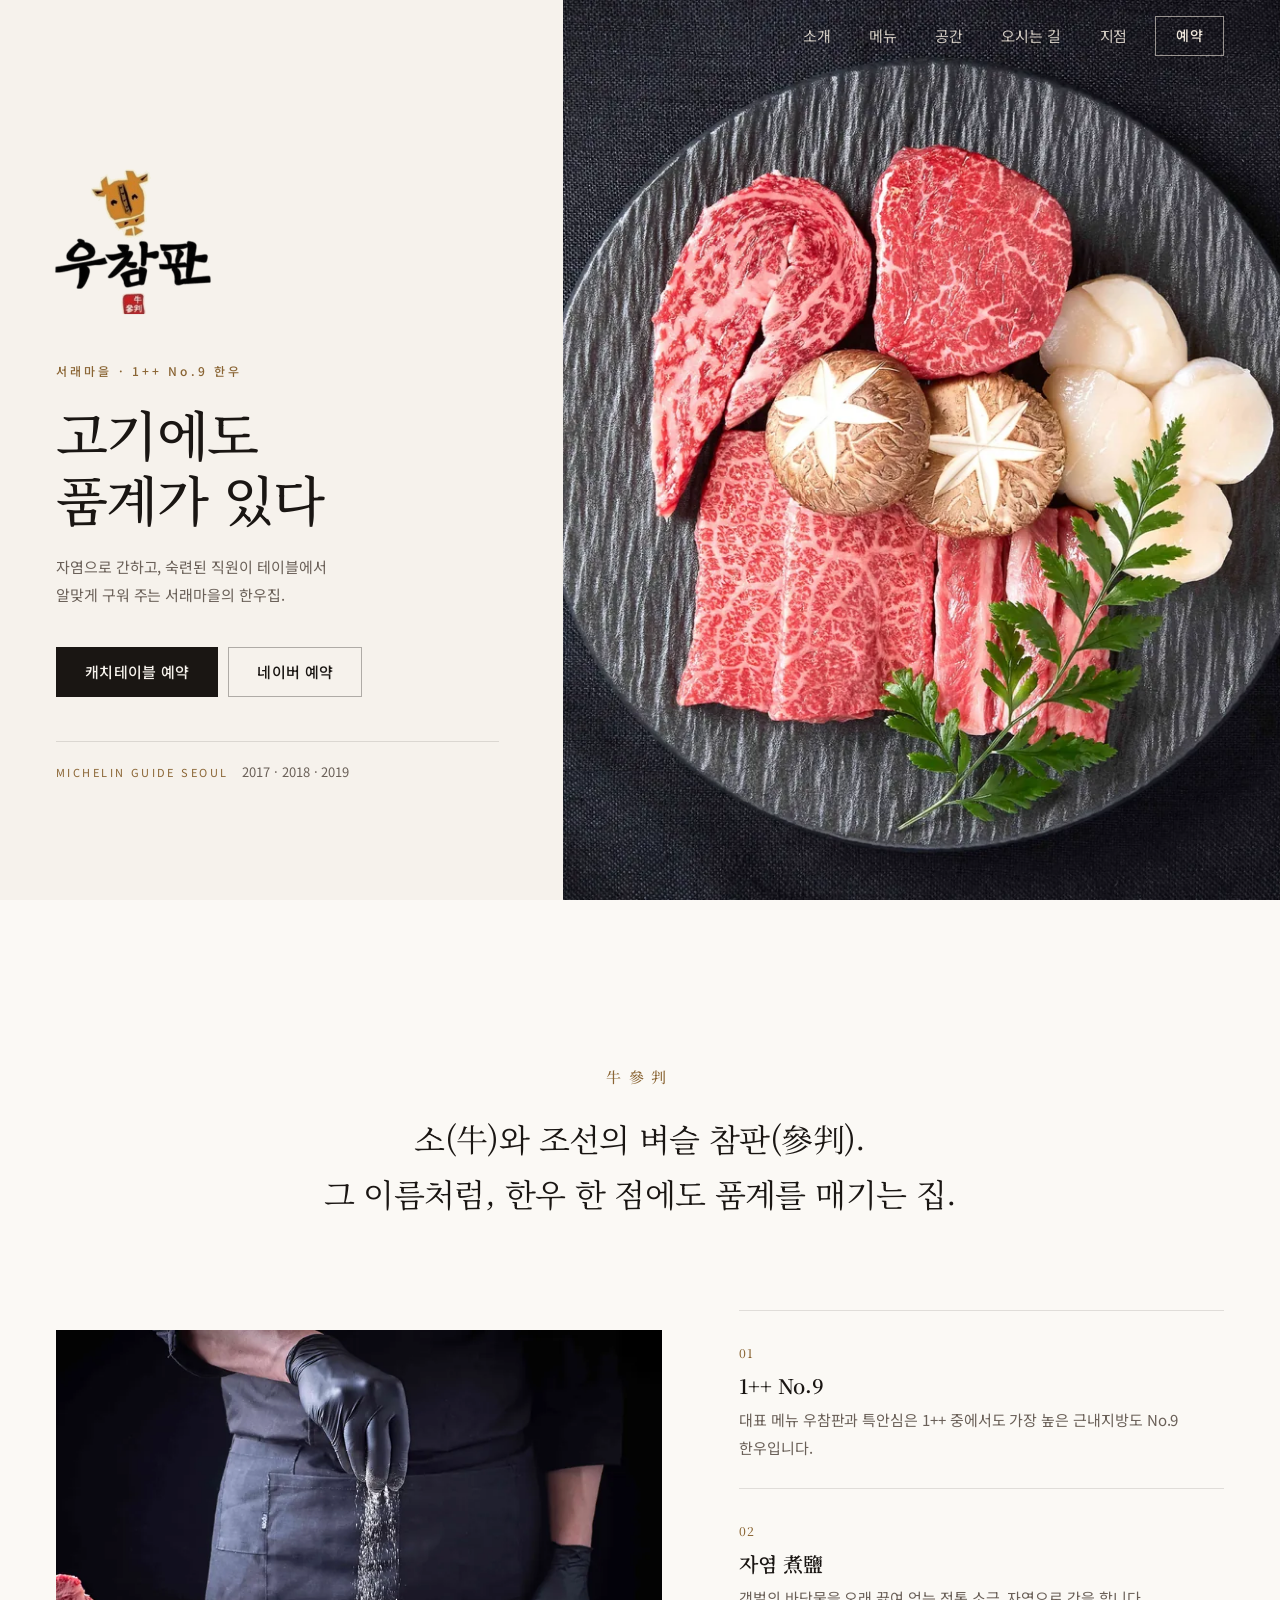
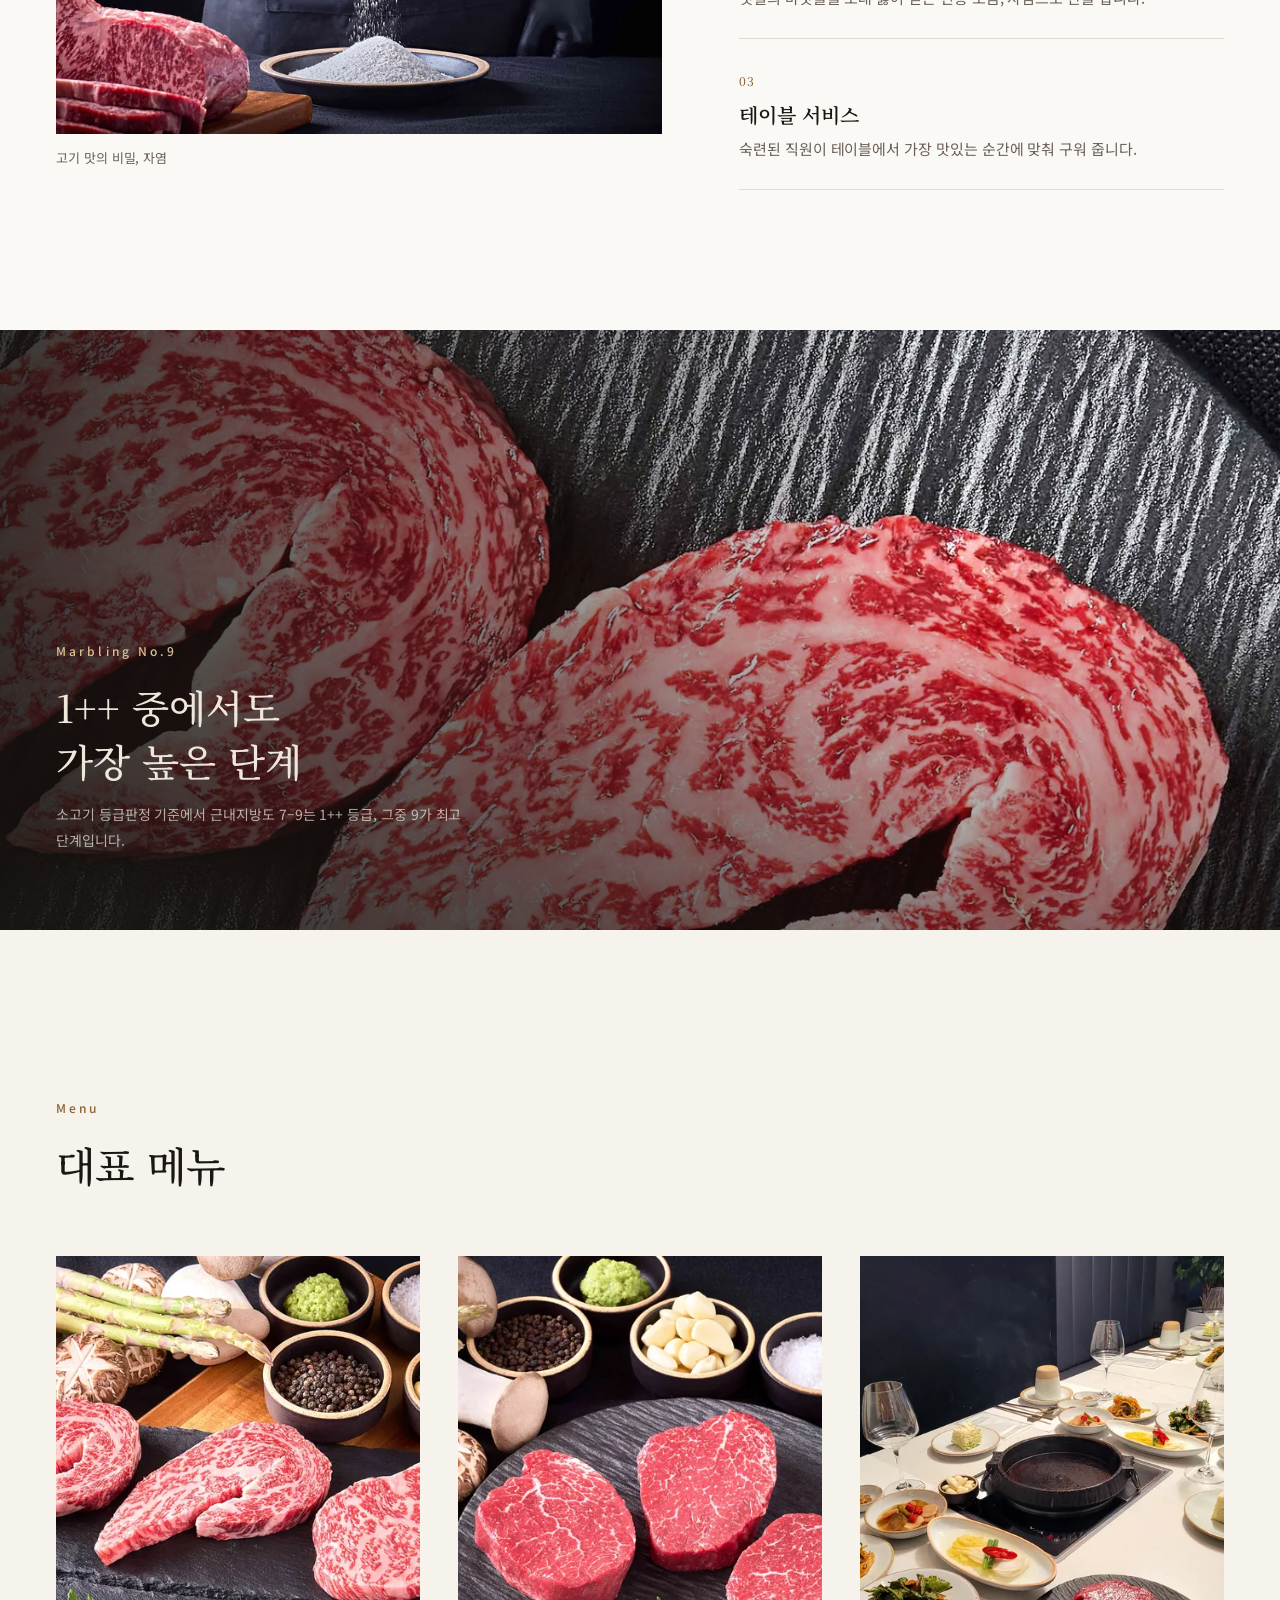
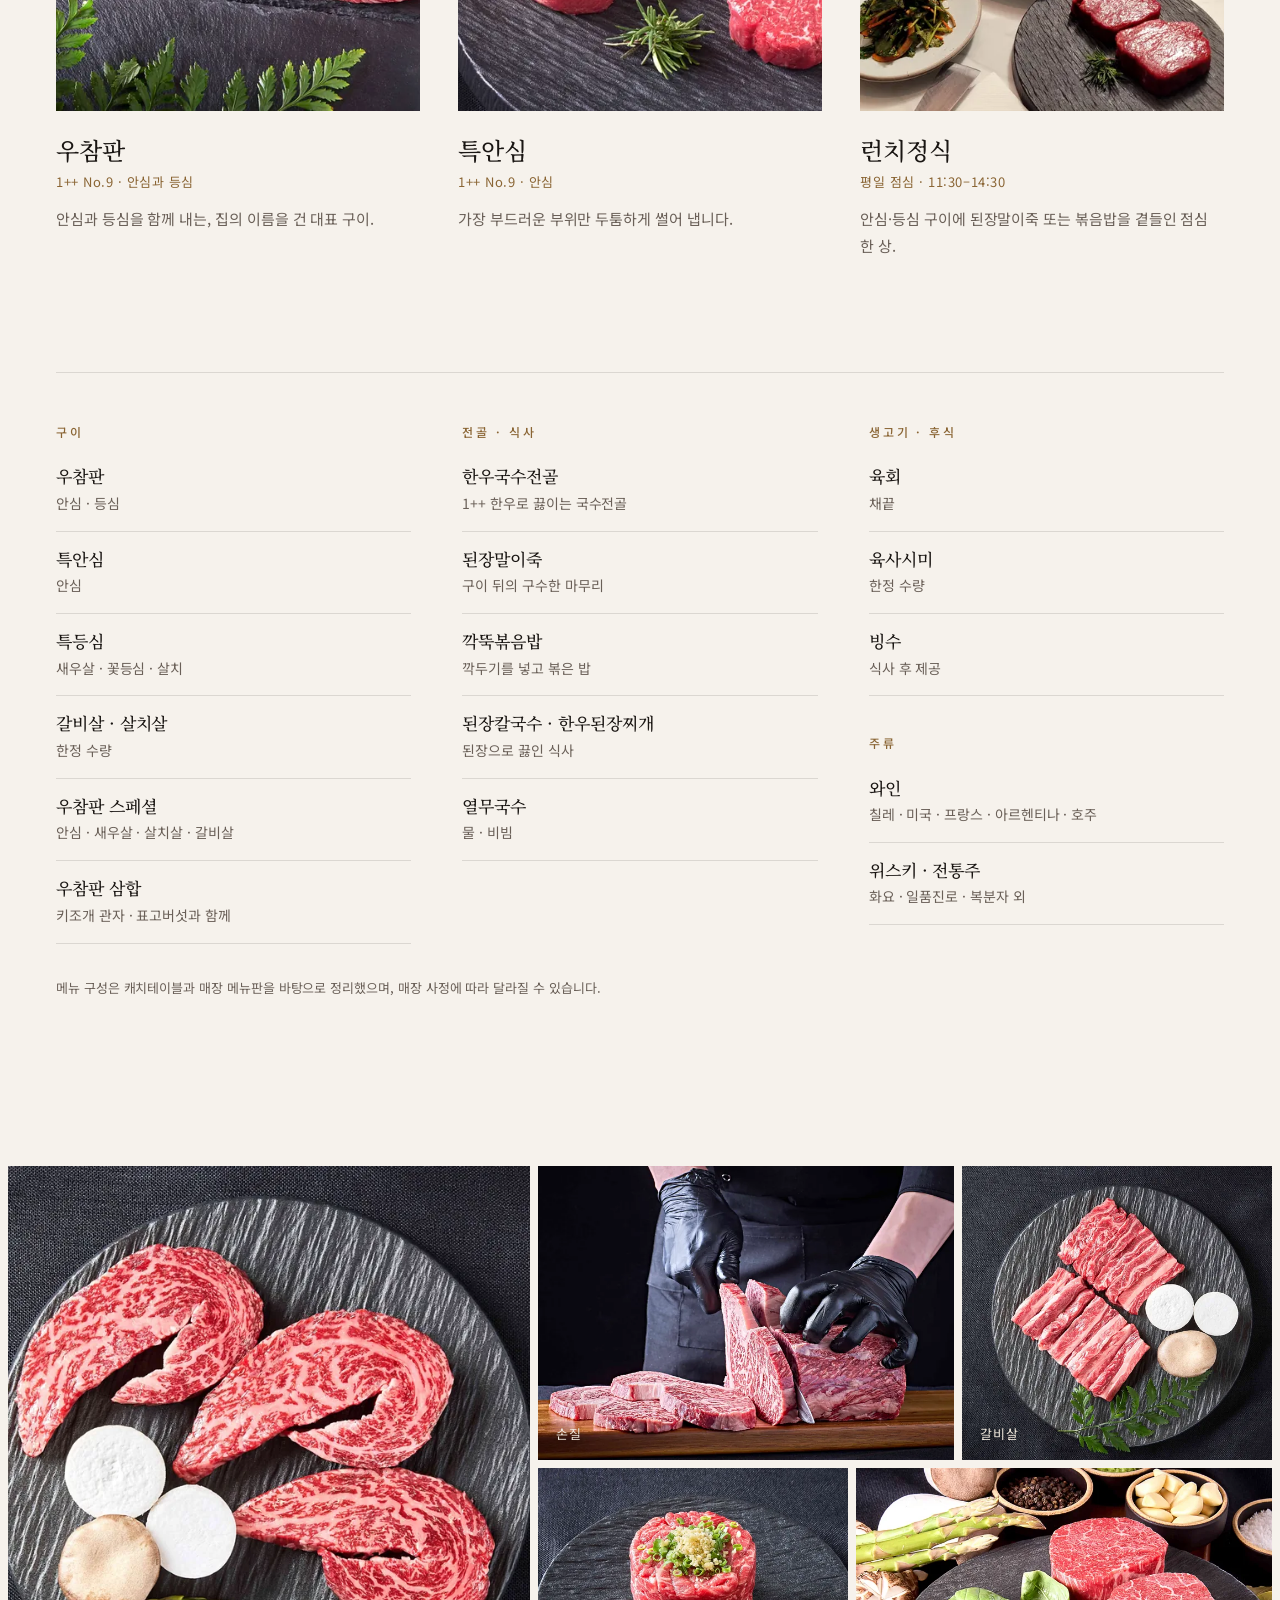
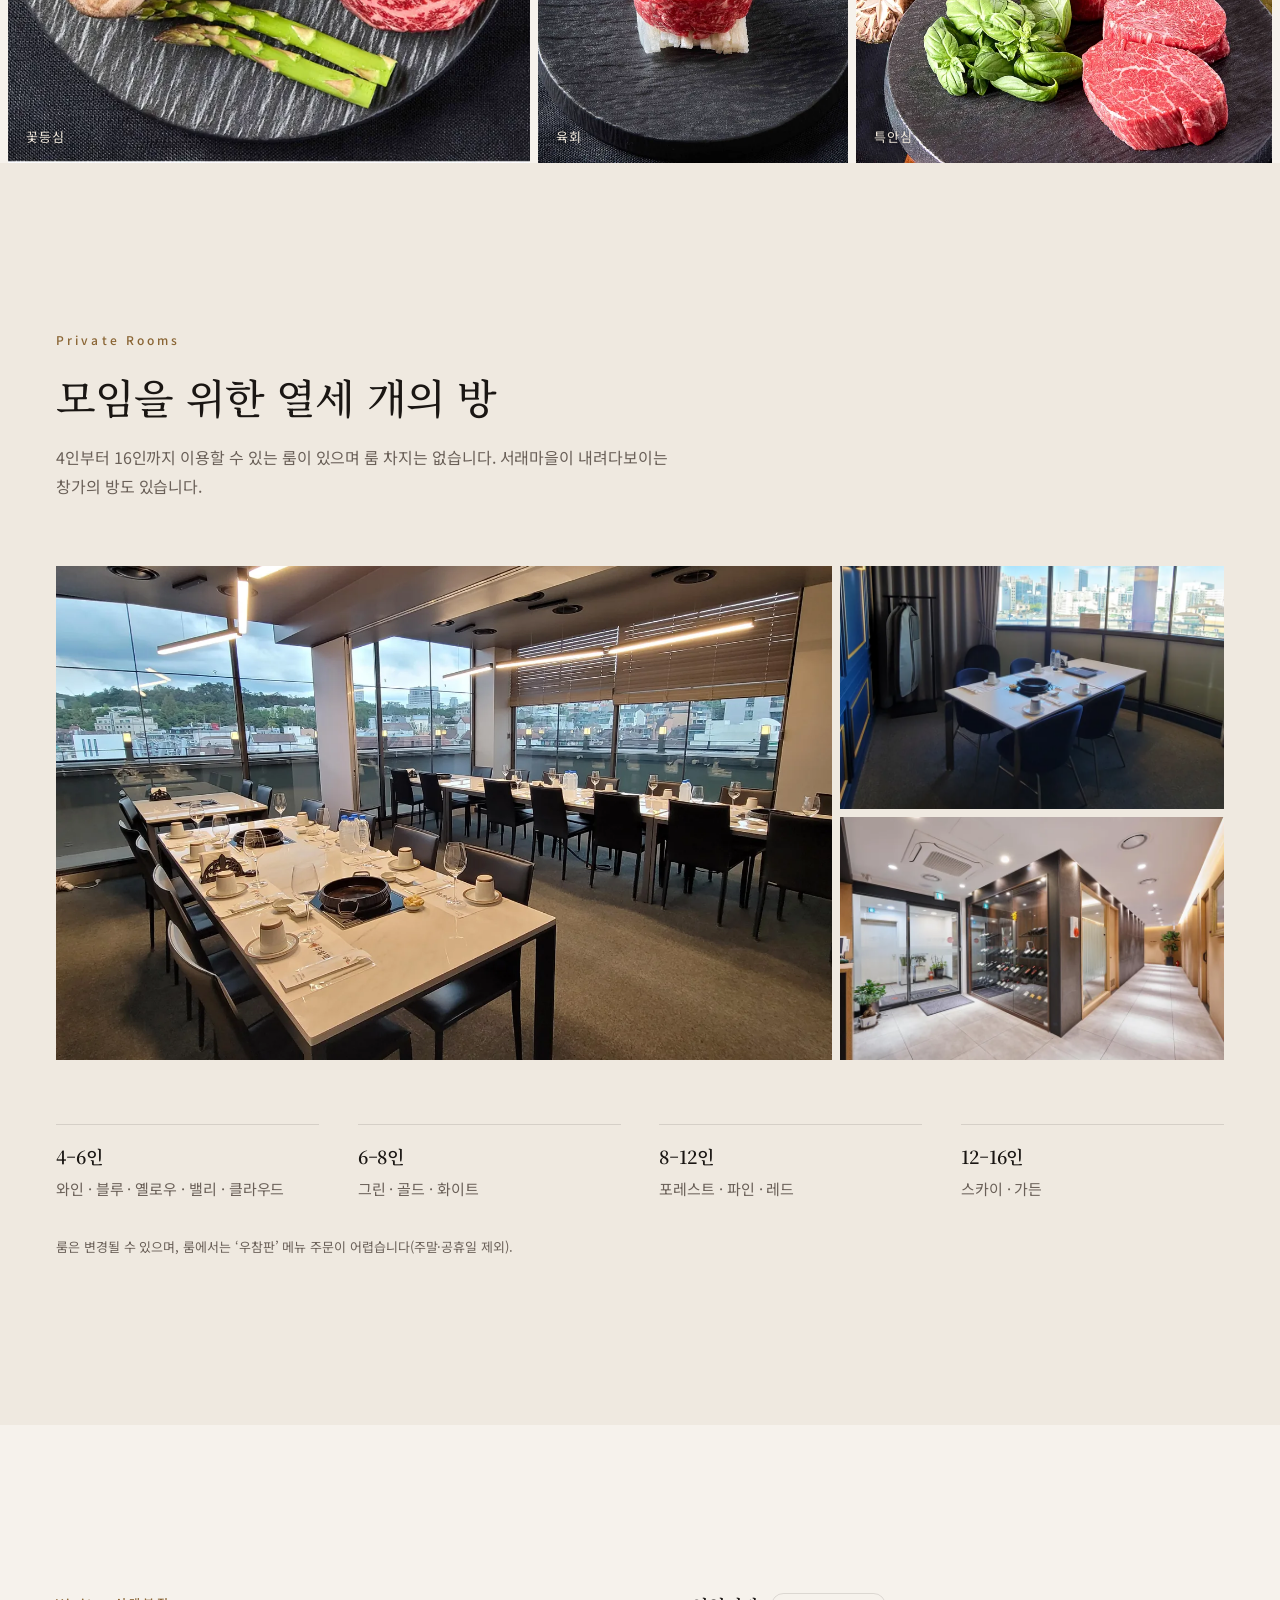
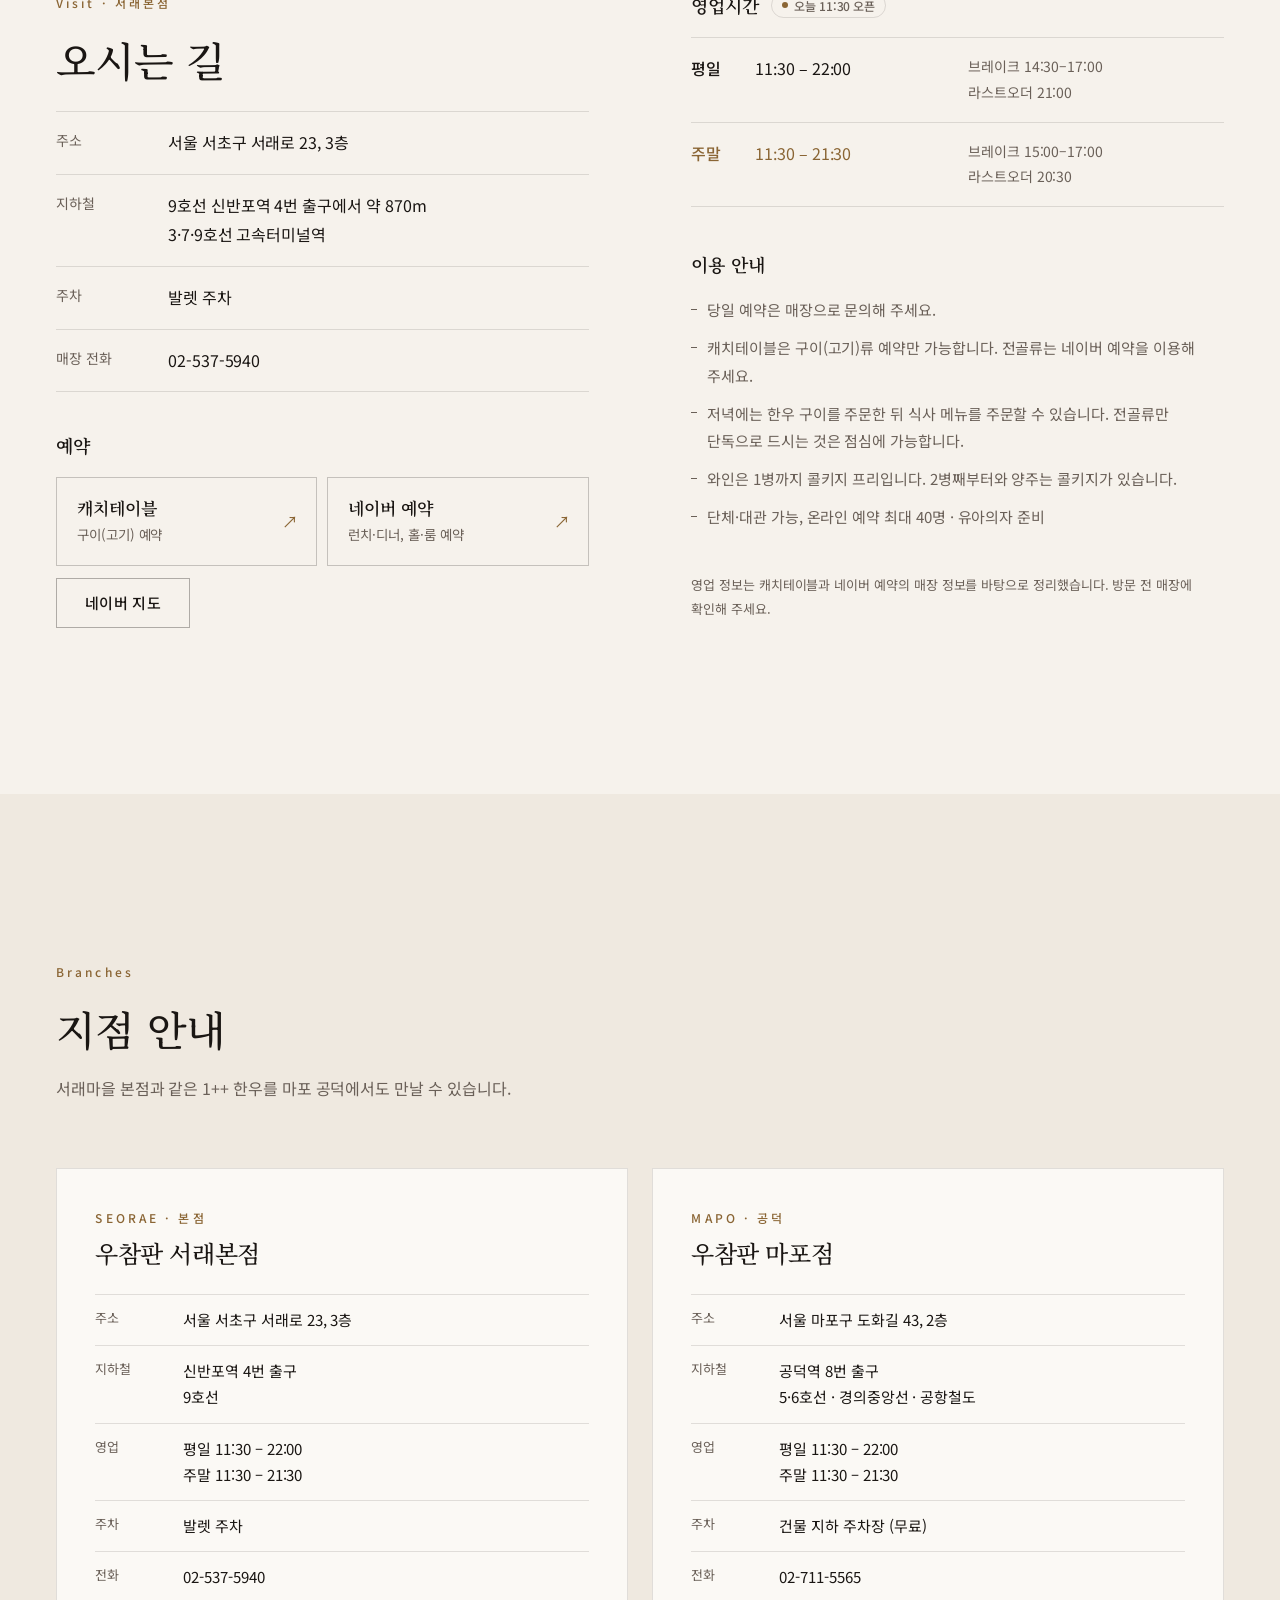
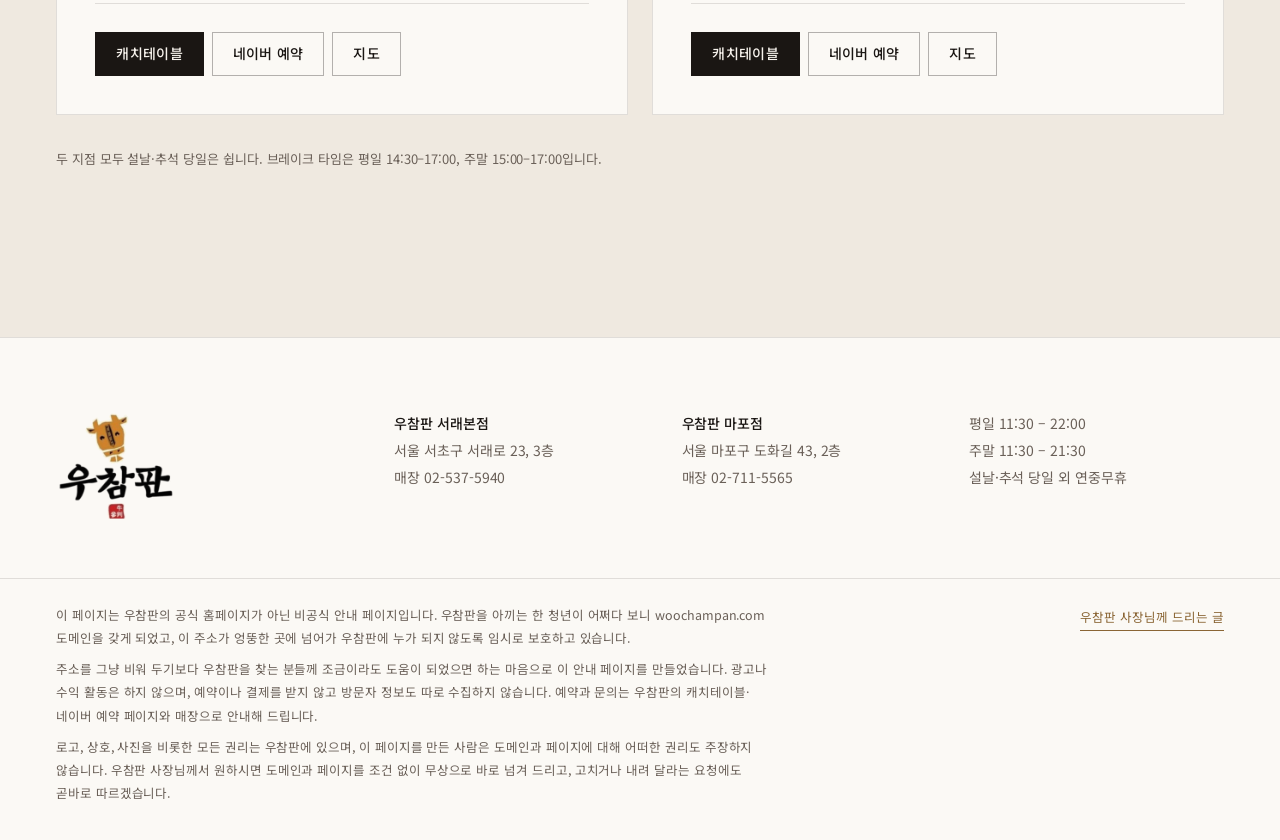
<file: index.html>
<!doctype html>
<html lang="ko">
<head>
<meta charset="utf-8">
<meta name="viewport" content="width=device-width, initial-scale=1, viewport-fit=cover">
<title>우참판 안내 — 서래본점 · 마포점 | 1++ No.9 한우</title>
<meta name="description" content="서래마을 한우집 우참판의 서래본점과 마포점을 소개하는 비공식 안내 페이지입니다. 예약은 캐치테이블 또는 네이버 예약, 문의는 매장으로 해 주세요.">
<meta name="theme-color" content="#f7f3ed">
<meta property="og:type" content="website">
<meta property="og:locale" content="ko_KR">
<meta property="og:title" content="우참판 안내 — 서래본점 · 마포점">
<meta property="og:description" content="서래마을 1++ No.9 한우 · 미쉐린 가이드 서울 2017·2018·2019 선정 · 예약은 캐치테이블 · 네이버 예약">
<meta property="og:url" content="https://woochampan.com/">
<meta property="og:image" content="https://woochampan.com/assets/img/og.jpg">
<meta property="og:image:width" content="1200">
<meta property="og:image:height" content="630">
<meta name="twitter:card" content="summary_large_image">
<link rel="icon" href="assets/img/favicon.png" type="image/png">
<link rel="apple-touch-icon" href="assets/img/apple-touch-icon.png">
<link rel="preconnect" href="https://fonts.googleapis.com">
<link rel="preconnect" href="https://fonts.gstatic.com" crossorigin>
<link rel="stylesheet" href="https://fonts.googleapis.com/css2?family=Noto+Sans+KR:wght@400;500;700&family=Noto+Serif+KR:wght@400;500;600;700&display=swap">
<link rel="preload" as="image" href="assets/img/photo/platter-1400.webp" imagesrcset="assets/img/photo/platter-1400.webp 1400w, assets/img/photo/platter-2400.webp 2400w" imagesizes="(max-width: 900px) 100vw, 56vw" fetchpriority="high">
<link rel="stylesheet" href="assets/css/site.css">
<script>document.documentElement.classList.add('js')</script>
</head>
<body>
<a class="skip" href="#main">본문 바로가기</a>

<header class="hd" data-header>
  <div class="hd__bar">
    <a class="hd__logo" href="#top" aria-label="처음으로">
      <img src="assets/img/logo.png" alt="우참판" width="559" height="520">
    </a>
    <nav class="hd__nav" id="site-nav" aria-label="주요 메뉴">
      <a href="#about">소개</a>
      <a href="#menu">메뉴</a>
      <a href="#space">공간</a>
      <a href="#visit">오시는 길</a>
      <a href="#branches">지점</a>
    </nav>
    <div class="hd__end">
      <a class="btn btn--sm" href="#reserve">예약</a>
      <button class="hd__toggle" type="button" aria-controls="site-nav" aria-expanded="false" aria-label="메뉴 열기" data-menu-toggle><span></span><span></span></button>
    </div>
  </div>
</header>

<main id="main">

  <section class="hero" id="top">
    <div class="hero__text">
      <img class="hero__logo" src="assets/img/logo.png" alt="우참판" width="559" height="520" fetchpriority="high">
      <p class="eyebrow">서래마을 · 1++ No.9 한우</p>
      <h1 class="hero__title">고기에도<br>품계가 있다</h1>
      <p class="hero__lede">자염으로 간하고, 숙련된 직원이 테이블에서<br>알맞게 구워 주는 서래마을의 한우집.</p>
      <div class="hero__actions">
        <a class="btn" href="https://app.catchtable.co.kr/ct/shop/woochampan" target="_blank" rel="noopener">캐치테이블 예약</a>
        <a class="btn btn--line" href="https://m.booking.naver.com/booking/6/bizes/328989" target="_blank" rel="noopener">네이버 예약</a>
      </div>
      <p class="hero__note"><span>MICHELIN GUIDE SEOUL</span> 2017 · 2018 · 2019</p>
    </div>
    <div class="hero__media">
      <img src="assets/img/photo/platter-1400.webp"
           srcset="assets/img/photo/platter-1400.webp 1400w, assets/img/photo/platter-2400.webp 2400w"
           sizes="(max-width: 900px) 100vw, 56vw" width="2400" height="1601" fetchpriority="high"
           alt="물결무늬 검은 석판 위에 올린 한우와 별 모양 칼집을 낸 표고버섯, 관자">
    </div>
  </section>

  <section class="about" id="about">
    <div class="wrap">
      <div class="about__lead" data-reveal>
        <p class="eyebrow">牛參判</p>
        <p class="quote">소(牛)와 조선의 벼슬 참판(參判).<br>그 이름처럼, 한우 한 점에도 품계를 매기는 집.</p>
      </div>
      <div class="about__grid">
        <figure class="about__photo" data-reveal>
          <img src="assets/img/photo/salt-1400.webp" srcset="assets/img/photo/salt-800.webp 800w, assets/img/photo/salt-1400.webp 1400w" sizes="(max-width: 900px) 100vw, 55vw" width="1400" height="934" loading="lazy" decoding="async" alt="마블링 좋은 한우 위로 소금을 뿌리는 모습">
          <figcaption>고기 맛의 비밀, 자염</figcaption>
        </figure>
        <ol class="pillars">
          <li data-reveal><span>01</span><h2>1++ No.9</h2><p>대표 메뉴 우참판과 특안심은 1++ 중에서도 가장 높은 근내지방도 No.9 한우입니다.</p></li>
          <li data-reveal><span>02</span><h2>자염 煮鹽</h2><p>갯벌의 바닷물을 오래 끓여 얻는 전통 소금, 자염으로 간을 합니다.</p></li>
          <li data-reveal><span>03</span><h2>테이블 서비스</h2><p>숙련된 직원이 테이블에서 가장 맛있는 순간에 맞춰 구워 줍니다.</p></li>
        </ol>
      </div>
    </div>
  </section>

  <section class="marble" aria-label="근내지방도 No.9 마블링">
    <picture>
      <source media="(max-width: 700px)" srcset="assets/img/photo/marble-sq-800.webp 800w, assets/img/photo/marble-sq-1300.webp 1300w" sizes="100vw" width="1300" height="1300">
      <img src="assets/img/photo/marble-2400.webp" srcset="assets/img/photo/marble-1600.webp 1600w, assets/img/photo/marble-2400.webp 2400w, assets/img/photo/marble-3200.webp 3200w" sizes="100vw" width="3200" height="1290" loading="lazy" decoding="async" alt="1++ No.9 한우의 촘촘한 마블링">
    </picture>
    <div class="marble__cap wrap" data-reveal>
      <p class="eyebrow">Marbling No.9</p>
      <p class="marble__title">1++ 중에서도<br>가장 높은 단계</p>
      <p class="marble__small">소고기 등급판정 기준에서 근내지방도 7–9는 1++ 등급, 그중 9가 최고 단계입니다.</p>
    </div>
  </section>

  <section class="menu" id="menu">
    <div class="wrap">
      <header class="sec-head" data-reveal>
        <p class="eyebrow">Menu</p>
        <h2 class="h2">대표 메뉴</h2>
      </header>
      <div class="dishes">
        <article class="dish" data-reveal>
          <div class="dish__img"><img src="assets/img/photo/sirloin-800.webp" srcset="assets/img/photo/sirloin-800.webp 800w, assets/img/photo/sirloin-1400.webp 1400w" sizes="(max-width: 900px) 100vw, 33vw" width="1400" height="934" loading="lazy" decoding="async" alt="석판 위의 1++ 한우 등심 세 점"></div>
          <h3>우참판</h3>
          <p class="dish__meta">1++ No.9 · 안심과 등심</p>
          <p>안심과 등심을 함께 내는, 집의 이름을 건 대표 구이.</p>
        </article>
        <article class="dish" data-reveal>
          <div class="dish__img"><img src="assets/img/photo/tenderloin-800.webp" srcset="assets/img/photo/tenderloin-800.webp 800w, assets/img/photo/tenderloin-1400.webp 1400w" sizes="(max-width: 900px) 100vw, 33vw" width="1400" height="934" loading="lazy" decoding="async" alt="두툼하게 썬 특안심 세 점과 로즈메리"></div>
          <h3>특안심</h3>
          <p class="dish__meta">1++ No.9 · 안심</p>
          <p>가장 부드러운 부위만 두툼하게 썰어 냅니다.</p>
        </article>
        <article class="dish" data-reveal>
          <div class="dish__img"><img src="assets/img/photo/table-800.webp" srcset="assets/img/photo/table-800.webp 800w, assets/img/photo/table-1400.webp 1400w" sizes="(max-width: 900px) 100vw, 33vw" width="1400" height="1050" loading="lazy" decoding="async" alt="반찬과 무쇠 불판, 한우가 차려진 테이블"></div>
          <h3>런치정식</h3>
          <p class="dish__meta">평일 점심 · 11:30–14:30</p>
          <p>안심·등심 구이에 된장말이죽 또는 볶음밥을 곁들인 점심 한 상.</p>
        </article>
      </div>

      <div class="menu-list" data-reveal>
        <div class="menu-list__col">
          <h3>구이</h3>
          <dl>
            <div><dt>우참판</dt><dd>안심 · 등심</dd></div>
            <div><dt>특안심</dt><dd>안심</dd></div>
            <div><dt>특등심</dt><dd>새우살 · 꽃등심 · 살치</dd></div>
            <div><dt>갈비살 · 살치살</dt><dd>한정 수량</dd></div>
            <div><dt>우참판 스페셜</dt><dd>안심 · 새우살 · 살치살 · 갈비살</dd></div>
            <div><dt>우참판 삼합</dt><dd>키조개 관자 · 표고버섯과 함께</dd></div>
          </dl>
        </div>
        <div class="menu-list__col">
          <h3>전골 · 식사</h3>
          <dl>
            <div><dt>한우국수전골</dt><dd>1++ 한우로 끓이는 국수전골</dd></div>
            <div><dt>된장말이죽</dt><dd>구이 뒤의 구수한 마무리</dd></div>
            <div><dt>깍뚝볶음밥</dt><dd>깍두기를 넣고 볶은 밥</dd></div>
            <div><dt>된장칼국수 · 한우된장찌개</dt><dd>된장으로 끓인 식사</dd></div>
            <div><dt>열무국수</dt><dd>물 · 비빔</dd></div>
          </dl>
        </div>
        <div class="menu-list__col">
          <h3>생고기 · 후식</h3>
          <dl>
            <div><dt>육회</dt><dd>채끝</dd></div>
            <div><dt>육사시미</dt><dd>한정 수량</dd></div>
            <div><dt>빙수</dt><dd>식사 후 제공</dd></div>
          </dl>
          <h3>주류</h3>
          <dl>
            <div><dt>와인</dt><dd>칠레 · 미국 · 프랑스 · 아르헨티나 · 호주</dd></div>
            <div><dt>위스키 · 전통주</dt><dd>화요 · 일품진로 · 복분자 외</dd></div>
          </dl>
        </div>
      </div>
      <p class="note">메뉴 구성은 캐치테이블과 매장 메뉴판을 바탕으로 정리했으며, 매장 사정에 따라 달라질 수 있습니다.</p>
    </div>
  </section>

  <section class="gallery" aria-label="사진">
    <figure class="g g--a" data-reveal><img src="assets/img/photo/kkot-800.webp" srcset="assets/img/photo/kkot-800.webp 800w, assets/img/photo/kkot-1400.webp 1400w" sizes="(max-width: 900px) 100vw, 40vw" width="1400" height="1260" loading="lazy" decoding="async" alt="꽃등심과 새송이, 아스파라거스를 올린 석판"><figcaption>꽃등심</figcaption></figure>
    <figure class="g g--b" data-reveal><img src="assets/img/photo/slice-800.webp" srcset="assets/img/photo/slice-800.webp 800w, assets/img/photo/slice-1400.webp 1400w" sizes="(max-width: 900px) 100vw, 30vw" width="1400" height="934" loading="lazy" decoding="async" alt="한우를 두툼하게 손질하는 모습"><figcaption>손질</figcaption></figure>
    <figure class="g g--c" data-reveal><img src="assets/img/photo/galbi-800.webp" srcset="assets/img/photo/galbi-800.webp 800w, assets/img/photo/galbi-1400.webp 1400w" sizes="(max-width: 900px) 100vw, 30vw" width="1400" height="934" loading="lazy" decoding="async" alt="석판 위의 갈비살"><figcaption>갈비살</figcaption></figure>
    <figure class="g g--d" data-reveal><img src="assets/img/photo/yukhoe-800.webp" srcset="assets/img/photo/yukhoe-800.webp 800w, assets/img/photo/yukhoe-1400.webp 1400w" sizes="(max-width: 900px) 100vw, 30vw" width="1400" height="934" loading="lazy" decoding="async" alt="무채 위에 올린 육회"><figcaption>육회</figcaption></figure>
    <figure class="g g--e" data-reveal><img src="assets/img/photo/medallions-800.webp" srcset="assets/img/photo/medallions-800.webp 800w, assets/img/photo/medallions-1400.webp 1400w" sizes="(max-width: 900px) 100vw, 30vw" width="1400" height="934" loading="lazy" decoding="async" alt="바질과 함께 놓인 특안심"><figcaption>특안심</figcaption></figure>
  </section>

  <section class="space" id="space">
    <div class="wrap">
      <header class="sec-head" data-reveal>
        <p class="eyebrow">Private Rooms</p>
        <h2 class="h2">모임을 위한 열세 개의 방</h2>
        <p class="sec-head__lede">4인부터 16인까지 이용할 수 있는 룸이 있으며 룸 차지는 없습니다. 서래마을이 내려다보이는 창가의 방도 있습니다.</p>
      </header>
      <div class="rooms-photos">
        <figure class="rp rp--wide" data-reveal><img src="assets/img/photo/room-a-1400.webp" srcset="assets/img/photo/room-a-800.webp 800w, assets/img/photo/room-a-1400.webp 1400w" sizes="(max-width: 900px) 100vw, 66vw" width="1400" height="1050" loading="lazy" decoding="async" alt="창밖으로 서래마을이 보이는 단체 룸"></figure>
        <figure class="rp" data-reveal><img src="assets/img/photo/room-b-800.webp" srcset="assets/img/photo/room-b-800.webp 800w, assets/img/photo/room-b-1400.webp 1400w" sizes="(max-width: 900px) 100vw, 33vw" width="1400" height="1162" loading="lazy" decoding="async" alt="통창이 있는 프라이빗 룸"></figure>
        <figure class="rp" data-reveal><img src="assets/img/photo/entrance-800.webp" srcset="assets/img/photo/entrance-800.webp 800w, assets/img/photo/entrance-1400.webp 1400w" sizes="(max-width: 900px) 100vw, 33vw" width="1400" height="906" loading="lazy" decoding="async" alt="와인 셀러가 있는 입구 복도"></figure>
      </div>
      <dl class="rooms" data-reveal>
        <div><dt>4–6인</dt><dd>와인 · 블루 · 옐로우 · 밸리 · 클라우드</dd></div>
        <div><dt>6–8인</dt><dd>그린 · 골드 · 화이트</dd></div>
        <div><dt>8–12인</dt><dd>포레스트 · 파인 · 레드</dd></div>
        <div><dt>12–16인</dt><dd>스카이 · 가든</dd></div>
      </dl>
      <p class="note">룸은 변경될 수 있으며, 룸에서는 ‘우참판’ 메뉴 주문이 어렵습니다(주말·공휴일 제외).</p>
    </div>
  </section>

  <section class="visit" id="visit">
    <div class="wrap visit__grid">
      <div data-reveal>
        <p class="eyebrow">Visit · 서래본점</p>
        <h2 class="h2">오시는 길</h2>
        <dl class="info">
          <div><dt>주소</dt><dd>서울 서초구 서래로 23, 3층</dd></div>
          <div><dt>지하철</dt><dd>9호선 신반포역 4번 출구에서 약 870m<br>3·7·9호선 고속터미널역</dd></div>
          <div><dt>주차</dt><dd>발렛 주차</dd></div>
          <div><dt>매장 전화</dt><dd><a href="tel:025375940">02-537-5940</a></dd></div>
        </dl>
        <h3 class="h3 reserve__title" id="reserve">예약</h3>
        <div class="reserve">
          <a class="reserve__item" href="https://app.catchtable.co.kr/ct/shop/woochampan" target="_blank" rel="noopener">
            <span class="reserve__name">캐치테이블</span>
            <span class="reserve__desc">구이(고기) 예약</span>
          </a>
          <a class="reserve__item" href="https://m.booking.naver.com/booking/6/bizes/328989" target="_blank" rel="noopener">
            <span class="reserve__name">네이버 예약</span>
            <span class="reserve__desc">런치·디너, 홀·룸 예약</span>
          </a>
        </div>
        <div class="visit__actions">
          <a class="btn btn--line" href="https://naver.me/xxY2IUbL" target="_blank" rel="noopener">네이버 지도</a>
        </div>
      </div>
      <div data-reveal>
        <h3 class="h3">영업시간 <span class="status" data-status>설날·추석 당일 외 연중무휴</span></h3>
        <table class="hours">
          <tbody>
            <tr data-days="1,2,3,4,5"><th scope="row">평일</th><td>11:30 – 22:00</td><td>브레이크 14:30–17:00<br>라스트오더 21:00</td></tr>
            <tr data-days="0,6"><th scope="row">주말</th><td>11:30 – 21:30</td><td>브레이크 15:00–17:00<br>라스트오더 20:30</td></tr>
          </tbody>
        </table>
        <h3 class="h3">이용 안내</h3>
        <ul class="notes">
          <li>당일 예약은 매장으로 문의해 주세요.</li>
          <li>캐치테이블은 구이(고기)류 예약만 가능합니다. 전골류는 네이버 예약을 이용해 주세요.</li>
          <li>저녁에는 한우 구이를 주문한 뒤 식사 메뉴를 주문할 수 있습니다. 전골류만 단독으로 드시는 것은 점심에 가능합니다.</li>
          <li>와인은 1병까지 콜키지 프리입니다. 2병째부터와 양주는 콜키지가 있습니다.</li>
          <li>단체·대관 가능, 온라인 예약 최대 40명 · 유아의자 준비</li>
        </ul>
        <p class="note">영업 정보는 캐치테이블과 네이버 예약의 매장 정보를 바탕으로 정리했습니다. 방문 전 매장에 확인해 주세요.</p>
      </div>
    </div>
  </section>

  <section class="branches" id="branches">
    <div class="wrap">
      <div class="sec-head" data-reveal>
        <p class="eyebrow">Branches</p>
        <h2 class="h2">지점 안내</h2>
        <p class="sec-head__lede">서래마을 본점과 같은 1++ 한우를 마포 공덕에서도 만날 수 있습니다.</p>
      </div>
      <ul class="branch-list">
        <li class="branch" data-reveal>
          <p class="branch__area">SEORAE · 본점</p>
          <h3 class="branch__name">우참판 서래본점</h3>
          <dl class="info">
            <div><dt>주소</dt><dd>서울 서초구 서래로 23, 3층</dd></div>
            <div><dt>지하철</dt><dd>신반포역 4번 출구<br>9호선</dd></div>
            <div><dt>영업</dt><dd>평일 11:30 – 22:00<br>주말 11:30 – 21:30</dd></div>
            <div><dt>주차</dt><dd>발렛 주차</dd></div>
            <div><dt>전화</dt><dd><a href="tel:025375940">02-537-5940</a></dd></div>
          </dl>
          <div class="branch__links">
            <a class="btn" href="https://app.catchtable.co.kr/ct/shop/woochampan" target="_blank" rel="noopener">캐치테이블</a>
            <a class="btn btn--line" href="https://m.booking.naver.com/booking/6/bizes/328989" target="_blank" rel="noopener">네이버 예약</a>
            <a class="btn btn--line" href="https://naver.me/xxY2IUbL" target="_blank" rel="noopener">지도</a>
          </div>
        </li>
        <li class="branch" data-reveal>
          <p class="branch__area">MAPO · 공덕</p>
          <h3 class="branch__name">우참판 마포점</h3>
          <dl class="info">
            <div><dt>주소</dt><dd>서울 마포구 도화길 43, 2층</dd></div>
            <div><dt>지하철</dt><dd>공덕역 8번 출구<br>5·6호선 · 경의중앙선 · 공항철도</dd></div>
            <div><dt>영업</dt><dd>평일 11:30 – 22:00<br>주말 11:30 – 21:30</dd></div>
            <div><dt>주차</dt><dd>건물 지하 주차장 (무료)</dd></div>
            <div><dt>전화</dt><dd><a href="tel:027115565">02-711-5565</a></dd></div>
          </dl>
          <div class="branch__links">
            <a class="btn" href="https://app.catchtable.co.kr/ct/shop/woochampan_mapo" target="_blank" rel="noopener">캐치테이블</a>
            <a class="btn btn--line" href="https://m.booking.naver.com/booking/6/bizes/1199253" target="_blank" rel="noopener">네이버 예약</a>
            <a class="btn btn--line" href="https://naver.me/FXwGkVSp" target="_blank" rel="noopener">지도</a>
          </div>
        </li>
      </ul>
      <p class="note">두 지점 모두 설날·추석 당일은 쉽니다. 브레이크 타임은 평일 14:30–17:00, 주말 15:00–17:00입니다.</p>
    </div>
  </section>

</main>

<footer class="ft">
  <div class="wrap ft__grid">
    <img class="ft__logo" src="assets/img/logo.png" alt="우참판" width="559" height="520" loading="lazy">
    <div class="ft__info">
      <p><strong>우참판 서래본점</strong></p>
      <p>서울 서초구 서래로 23, 3층</p>
      <p>매장 <a href="tel:025375940">02-537-5940</a></p>
    </div>
    <div class="ft__info">
      <p><strong>우참판 마포점</strong></p>
      <p>서울 마포구 도화길 43, 2층</p>
      <p>매장 <a href="tel:027115565">02-711-5565</a></p>
    </div>
    <div class="ft__info">
      <p>평일 11:30 – 22:00</p>
      <p>주말 11:30 – 21:30</p>
      <p>설날·추석 당일 외 연중무휴</p>
    </div>
  </div>
  <div class="wrap ft__legal">
    <div class="ft__note">
      <p>이 페이지는 우참판의 공식 홈페이지가 아닌 비공식 안내 페이지입니다. 우참판을 아끼는 한 청년이 어쩌다 보니 woochampan.com 도메인을 갖게 되었고, 이 주소가 엉뚱한 곳에 넘어가 우참판에 누가 되지 않도록 임시로 보호하고 있습니다.</p>
      <p>주소를 그냥 비워 두기보다 우참판을 찾는 분들께 조금이라도 도움이 되었으면 하는 마음으로 이 안내 페이지를 만들었습니다. 광고나 수익 활동은 하지 않으며, 예약이나 결제를 받지 않고 방문자 정보도 따로 수집하지 않습니다. 예약과 문의는 우참판의 캐치테이블·네이버 예약 페이지와 매장으로 안내해 드립니다.</p>
      <p>로고, 상호, 사진을 비롯한 모든 권리는 우참판에 있으며, 이 페이지를 만든 사람은 도메인과 페이지에 대해 어떠한 권리도 주장하지 않습니다. 우참판 사장님께서 원하시면 도메인과 페이지를 조건 없이 무상으로 바로 넘겨 드리고, 고치거나 내려 달라는 요청에도 곧바로 따르겠습니다.</p>
    </div>
    <button class="ft__owner" type="button" data-owner-open>우참판 사장님께 드리는 글</button>
  </div>
</footer>

<dialog class="owner" data-owner aria-labelledby="owner-title">
  <form method="dialog" class="owner__inner">
    <button class="owner__x" value="close" aria-label="닫기"><span></span><span></span></button>
    <p class="eyebrow">To. 우참판 사장님</p>
    <h2 class="owner__title" id="owner-title">우참판 사장님께</h2>
    <div class="owner__body">
      <p>우참판 사장님 안녕하세요.<br>우참판을 사랑하는 한 청년입니다.</p>
      <p>제가 어쩌다가 보니 공식 도메인을 사게 되었는데, 임시 보호중입니다.</p>
      <p>주소를 비워 두기보다 우참판에 조금이라도 도움이 되었으면 하는 마음에, 광고나 수익 없이 안내 페이지도 만들어 두었습니다. 도메인과 페이지 모두 어떠한 권리도 주장하지 않으며, 원하시면 조건 없이 그대로 넘겨 드리거나 바로 내리겠습니다.</p>
      <p><a href="mailto:bbagwang@gmail.com?subject=woochampan.com%20%EB%8F%84%EB%A9%94%EC%9D%B8">bbagwang@gmail.com</a> 이나 <a href="tel:01067376974">010-6737-6974</a> 로 연락 주시면 돌려드리겠습니다.</p>
    </div>
    <div class="owner__actions">
      <a class="btn" href="mailto:bbagwang@gmail.com?subject=woochampan.com%20%EB%8F%84%EB%A9%94%EC%9D%B8">이메일 보내기</a>
      <a class="btn btn--line" href="tel:01067376974">전화하기</a>
    </div>
  </form>
</dialog>

<script src="assets/js/site.js" defer></script>
</body>
</html>
</file>
<file: assets/css/site.css>
/* woochampan.com — unofficial guide page for 우참판 서래본점 */
:root {
  --bg: #f6f2ec;
  --bg-2: #efe9e0;
  --paper: #fbf9f5;
  --ink: #1a1613;
  --muted: #6a6058;
  --line: rgba(26, 22, 19, .12);
  --accent: #8a6534;
  --deep: #14110f;
  --on-deep: #efe7db;
  --on-deep-muted: rgba(239, 231, 219, .72);
  --gold: #dcc08f;
  --serif: 'Noto Serif KR', 'Apple SD Gothic Neo', serif;
  --sans: 'Noto Sans KR', 'Apple SD Gothic Neo', system-ui, sans-serif;
  --wrap: 1180px;
  --pad: clamp(20px, 5vw, 56px);
  --bar: 72px;
  --hd: var(--bar);
  --ease: cubic-bezier(.2, .7, .2, 1);
  color-scheme: light;
}
*, *::before, *::after { box-sizing: border-box; }
html { scroll-behavior: smooth; scroll-padding-top: var(--hd); -webkit-text-size-adjust: 100%; }
body { margin: 0; background: var(--bg); color: var(--ink); font: 400 16px/1.85 var(--sans); letter-spacing: -.004em; word-break: keep-all; -webkit-font-smoothing: antialiased; }
img { display: block; max-width: 100%; height: auto; }
a { color: inherit; }
button { font: inherit; color: inherit; }
h1, h2, h3 { text-wrap: balance; }
:focus-visible { outline: 2px solid var(--accent); outline-offset: 3px; }
.sr-only { position: absolute; width: 1px; height: 1px; overflow: hidden; clip: rect(0 0 0 0); white-space: nowrap; }
.skip { position: absolute; left: -999px; top: 10px; z-index: 100; padding: 8px 14px; background: var(--ink); color: var(--bg); }
.skip:focus { left: 10px; }
.wrap { width: 100%; max-width: calc(var(--wrap) + 2 * var(--pad)); margin-inline: auto; padding-inline: var(--pad); }

/* type */
.eyebrow { margin: 0 0 18px; color: var(--accent); font-size: 12px; font-weight: 500; letter-spacing: .26em; }
.h2 { margin: 0 0 24px; font: 500 clamp(28px, 3.2vw, 42px)/1.35 var(--serif); letter-spacing: -.02em; }
.h3 { margin: 0 0 18px; font: 600 18px/1.5 var(--serif); display: flex; align-items: center; gap: 12px; flex-wrap: wrap; }
.note { margin: 32px 0 0; color: var(--muted); font-size: 13px; }

/* buttons */
.btn { display: inline-flex; align-items: center; justify-content: center; min-height: 50px; padding: 0 28px; border: 1px solid var(--ink); background: var(--ink); color: var(--bg); font-size: 15px; font-weight: 500; letter-spacing: .02em; text-decoration: none; cursor: pointer; transition: background .25s, color .25s, border-color .25s; white-space: nowrap; }
.btn:hover { background: transparent; color: var(--ink); }
.btn--line { background: transparent; color: var(--ink); border-color: rgba(26, 22, 19, .32); }
.btn--line:hover { border-color: var(--ink); background: transparent; }
.btn--sm { min-height: 40px; padding: 0 20px; font-size: 14px; }

/* header */
.hd { position: fixed; inset: 0 0 auto; z-index: 50; }
.hd__bar { height: var(--bar); display: flex; align-items: center; gap: 28px; padding-inline: var(--pad); border-bottom: 1px solid transparent; transition: background .35s, border-color .35s; }
.hd.is-solid .hd__bar { background: rgba(246, 242, 236, .97); border-bottom-color: var(--line); }
.hd__logo { display: block; opacity: 0; visibility: hidden; transition: opacity .35s, visibility 0s .35s; }
.hd.is-solid .hd__logo { opacity: 1; visibility: visible; transition: opacity .35s; }
.hd__logo img { height: 56px; width: auto; }
.hd__nav { display: flex; gap: clamp(22px, 3vw, 40px); margin-left: auto; }
.hd__nav a { font-size: 15px; color: var(--muted); text-decoration: none; transition: color .2s; }
.hd__nav a:hover, .hd__nav a.is-active { color: var(--ink); }
.hd__end { display: flex; align-items: center; gap: 12px; }
.hd__toggle { display: none; position: relative; width: 44px; height: 44px; padding: 0; border: 0; background: none; cursor: pointer; }
.hd__toggle span { position: absolute; left: 11px; right: 11px; height: 1.5px; background: currentColor; transition: transform .3s var(--ease); }
.hd__toggle span:first-child { top: 17px; } .hd__toggle span:last-child { top: 26px; }
.hd.is-open .hd__toggle span:first-child { transform: translateY(4.5px) rotate(45deg); }
.hd.is-open .hd__toggle span:last-child { transform: translateY(-4.5px) rotate(-45deg); }
@media (min-width: 901px) {
  .hd:not(.is-solid) .hd__nav a { color: rgba(239, 231, 219, .86); }
  .hd:not(.is-solid) .hd__nav a:hover { color: #fff; }
  .hd:not(.is-solid) .btn--sm { background: transparent; color: var(--on-deep); border-color: rgba(239, 231, 219, .6); }
  .hd:not(.is-solid) .btn--sm:hover { background: var(--on-deep); color: var(--ink); }
}

/* hero */
.hero { display: grid; grid-template-columns: minmax(0, 44fr) minmax(0, 56fr); min-height: 100svh; }
.hero__text { display: flex; flex-direction: column; justify-content: center; padding: calc(var(--hd) + 32px) clamp(28px, 5vw, 88px) 56px max(var(--pad), calc((100vw - var(--wrap)) / 2)); }
.hero__logo { width: clamp(150px, 13vw, 210px); margin: 0 0 clamp(28px, 4.5vh, 48px) -6px; }
.hero__title { margin: 0; font: 500 clamp(38px, 4.2vw, 62px)/1.22 var(--serif); letter-spacing: -.03em; }
.hero__lede { margin: 22px 0 38px; color: var(--muted); font-size: clamp(15px, 1.12vw, 17px); }
.hero__actions { display: flex; flex-wrap: wrap; gap: 10px; }
.hero__note { margin: 44px 0 0; padding-top: 18px; border-top: 1px solid var(--line); color: var(--muted); font-size: 13px; }
.hero__note span { margin-right: 10px; font-size: 11px; letter-spacing: .22em; color: var(--accent); }
.hero__media { position: relative; overflow: hidden; background: var(--deep); }
.hero__media img { position: absolute; inset: 0; width: 100%; height: 100%; object-fit: cover; animation: settle 2.2s var(--ease) both; }
@keyframes settle { from { transform: scale(1.04); opacity: .5; } to { transform: none; opacity: 1; } }

/* about */
.about { padding: clamp(104px, 13vw, 176px) 0 clamp(88px, 11vw, 144px); background: var(--paper); }
.about__lead { max-width: 820px; margin: 0 auto clamp(56px, 7vw, 96px); text-align: center; }
.about__lead .eyebrow { font: 500 15px var(--serif); letter-spacing: .5em; margin-bottom: 24px; }
.quote { margin: 0; font: 400 clamp(22px, 2.5vw, 34px)/1.7 var(--serif); letter-spacing: -.02em; }
.about__grid { display: grid; grid-template-columns: minmax(0, 1.25fr) minmax(0, 1fr); gap: clamp(40px, 6vw, 96px); align-items: center; }
.about__photo { margin: 0; }
.about__photo img { width: 100%; aspect-ratio: 3 / 2; object-fit: cover; object-position: 55% 50%; }
.about__photo figcaption { margin-top: 12px; color: var(--muted); font-size: 13px; }
.pillars { list-style: none; margin: 0; padding: 0; }
.pillars li { padding: 26px 0; border-top: 1px solid var(--line); }
.pillars li:last-child { border-bottom: 1px solid var(--line); }
.pillars span { font: 500 12px var(--serif); color: var(--accent); letter-spacing: .1em; }
.pillars h2 { margin: 6px 0 6px; font: 600 20px/1.4 var(--serif); }
.pillars p { margin: 0; color: var(--muted); font-size: 15px; }

/* marbling */
.marble { position: relative; isolation: isolate; min-height: clamp(380px, 48vw, 600px); display: flex; align-items: flex-end; color: var(--on-deep); }
.marble img { position: absolute; inset: 0; width: 100%; height: 100%; object-fit: cover; z-index: -2; }
.marble::after { content: ''; position: absolute; inset: 0; z-index: -1; background: linear-gradient(90deg, rgba(20, 17, 15, .84), rgba(20, 17, 15, .42) 44%, transparent 74%), linear-gradient(0deg, rgba(20, 17, 15, .5), transparent 62%); }
@media (max-width: 700px) {
  .marble::after { background: linear-gradient(0deg, rgba(20, 17, 15, .9) 8%, rgba(20, 17, 15, .55) 52%, rgba(20, 17, 15, .12)); }
}
.marble__cap { padding-block: clamp(48px, 6vw, 80px); }
.marble .eyebrow { color: var(--gold); }
.marble__title { margin: 0 0 14px; font: 500 clamp(26px, 3vw, 40px)/1.4 var(--serif); }
.marble__small { margin: 0; max-width: 30em; color: var(--on-deep-muted); font-size: 14px; }

/* menu */
.menu { padding: clamp(104px, 13vw, 176px) 0; }
.sec-head { max-width: 640px; margin-bottom: clamp(40px, 5vw, 64px); }
.sec-head__lede { margin: -6px 0 0; color: var(--muted); }
.dishes { display: grid; grid-template-columns: repeat(3, minmax(0, 1fr)); gap: clamp(24px, 3vw, 44px); }
.dish { margin: 0; }
.dish__img { aspect-ratio: 4 / 5; overflow: hidden; background: var(--deep); margin-bottom: 22px; }
.dish__img img { width: 100%; height: 100%; object-fit: cover; transition: transform 1.4s var(--ease); }
.dish:hover .dish__img img { transform: scale(1.035); }
.dish h3 { margin: 0; font: 500 24px/1.4 var(--serif); letter-spacing: -.01em; }
.dish__meta { margin: 4px 0 10px; color: var(--accent); font-size: 13px; letter-spacing: .04em; }
.dish p:last-child { margin: 0; color: var(--muted); font-size: 15px; }
.menu-list { display: grid; grid-template-columns: repeat(3, minmax(0, 1fr)); gap: clamp(28px, 4vw, 64px); margin-top: clamp(72px, 9vw, 112px); padding-top: 48px; border-top: 1px solid var(--line); }
.menu-list h3 { margin: 0 0 6px; color: var(--accent); font-size: 12px; font-weight: 500; letter-spacing: .24em; }
.menu-list dl { margin: 0 0 36px; }
.menu-list dl:last-child { margin-bottom: 0; }
.menu-list dl div { padding: 14px 0; border-bottom: 1px solid var(--line); }
.menu-list dt { font: 500 17px/1.5 var(--serif); }
.menu-list dd { margin: 2px 0 0; color: var(--muted); font-size: 14px; }

/* gallery */
.gallery { display: grid; grid-template-columns: repeat(12, minmax(0, 1fr)); grid-template-rows: repeat(2, clamp(220px, 23vw, 330px)); gap: 8px; padding: 0 8px; }
.g { position: relative; margin: 0; overflow: hidden; background: var(--deep); }
.g--a { grid-column: 1 / 6; grid-row: 1 / 3; }
.g--b { grid-column: 6 / 10; grid-row: 1; }
.g--c { grid-column: 10 / 13; grid-row: 1; }
.g--d { grid-column: 6 / 9; grid-row: 2; }
.g--e { grid-column: 9 / 13; grid-row: 2; }
.g img { width: 100%; height: 100%; object-fit: cover; transition: transform 1.4s var(--ease); }
.g:hover img { transform: scale(1.035); }
.g figcaption { position: absolute; left: 18px; bottom: 14px; color: var(--on-deep); font-size: 13px; letter-spacing: .06em; text-shadow: 0 1px 10px rgba(0, 0, 0, .7); }

/* space */
.space { padding: clamp(104px, 13vw, 176px) 0; background: var(--bg-2); }
.rooms-photos { display: grid; grid-template-columns: repeat(3, minmax(0, 1fr)); grid-template-rows: repeat(2, clamp(180px, 19vw, 270px)); gap: 8px; }
.rp { margin: 0; overflow: hidden; background: var(--deep); }
.rp--wide { grid-column: span 2; grid-row: span 2; }
.rp img { width: 100%; height: 100%; object-fit: cover; }
.rooms { display: grid; grid-template-columns: repeat(4, minmax(0, 1fr)); gap: 0 clamp(16px, 3vw, 40px); margin: clamp(40px, 5vw, 64px) 0 0; }
.rooms div { padding-top: 18px; border-top: 1px solid var(--line); }
.rooms dt { font: 600 18px var(--serif); }
.rooms dd { margin: 6px 0 0; color: var(--muted); font-size: 15px; }

/* visit */
.visit { padding: clamp(104px, 13vw, 176px) 0; }
.visit__grid { display: grid; grid-template-columns: 1fr 1fr; gap: clamp(48px, 8vw, 128px); }
.info { margin: 0; }
.info div { display: grid; grid-template-columns: 96px 1fr; gap: 16px; padding: 16px 0; border-top: 1px solid var(--line); }
.info div:last-child { border-bottom: 1px solid var(--line); }
.info dt { color: var(--muted); font-size: 14px; }
.info dd { margin: 0; }
.info a { text-decoration: none; }
.visit__actions { display: flex; flex-wrap: wrap; gap: 10px; margin-top: 32px; }
.status { display: inline-flex; align-items: center; gap: 6px; padding: 3px 10px; border: 1px solid var(--line); border-radius: 99px; color: var(--muted); font: 500 12px var(--sans); }
.status::before { content: ''; width: 6px; height: 6px; border-radius: 50%; background: var(--accent); }
.status.is-open { color: #2f7a4f; }
.status.is-open::before { background: #3aa86a; }
.hours { width: 100%; border-collapse: collapse; margin-bottom: 44px; }
.hours th, .hours td { padding: 16px 16px 16px 0; border-top: 1px solid var(--line); text-align: left; vertical-align: top; font-weight: 400; }
.hours tr:last-child th, .hours tr:last-child td { border-bottom: 1px solid var(--line); }
.hours th { width: 64px; font-weight: 500; white-space: nowrap; }
.hours td:last-child { padding-right: 0; color: var(--muted); font-size: 14px; }
.hours tr.is-today th, .hours tr.is-today td:nth-child(2) { color: var(--accent); }
/* reservation */
.reserve__title { margin-top: 40px; }
.reserve { display: grid; grid-template-columns: 1fr 1fr; gap: 10px; }
.reserve__item { position: relative; display: flex; flex-direction: column; gap: 2px; padding: 18px 44px 18px 20px; border: 1px solid rgba(26, 22, 19, .22); color: var(--ink); text-decoration: none; transition: border-color .25s, background .25s; }
.reserve__item::after { content: '↗'; position: absolute; right: 18px; top: 50%; transform: translateY(-50%); color: var(--accent); font-size: 16px; }
.reserve__item:hover { border-color: var(--ink); background: var(--paper); }
.reserve__name { font: 600 17px/1.4 var(--serif); }
.reserve__desc { color: var(--muted); font-size: 13.5px; }
.reserve + .visit__actions { margin-top: 12px; }
@media (max-width: 520px) { .reserve { grid-template-columns: 1fr; } }

/* branches */
.branches { padding: clamp(104px, 13vw, 176px) 0; background: var(--bg-2); }
.branch-list { display: grid; grid-template-columns: repeat(auto-fit, minmax(min(100%, 320px), 1fr)); gap: clamp(16px, 2vw, 24px); margin: 0; padding: 0; list-style: none; }
.branch { display: flex; flex-direction: column; padding: clamp(28px, 3vw, 40px); background: var(--paper); border: 1px solid var(--line); }
.branch__area { margin: 0 0 8px; color: var(--accent); font-size: 12px; font-weight: 500; letter-spacing: .26em; }
.branch__name { margin: 0 0 24px; font: 500 24px/1.35 var(--serif); letter-spacing: -.02em; }
.branch__name small { margin-left: 8px; color: var(--muted); font: 400 13px var(--sans); letter-spacing: 0; }
.branch .info { margin-bottom: 28px; }
.branch .info div { grid-template-columns: 76px 1fr; gap: 12px; padding: 12px 0; font-size: 15px; line-height: 1.75; }
.branch .info dt { font-size: 13px; }
.branch__links { display: flex; flex-wrap: wrap; gap: 8px; margin-top: auto; }
.branch__links .btn { min-height: 44px; padding: 0 20px; font-size: 14px; }
/* line the rows of side-by-side cards up with each other */
@supports (grid-template-rows: subgrid) {
  .branch { display: grid; grid-row: span 8; grid-template-rows: subgrid; row-gap: 0; }
  .branch .info { display: grid; grid-row: span 5; grid-template-rows: subgrid; row-gap: 0; margin-bottom: 0; }
  .branch__links { margin-top: 0; padding-top: 28px; align-self: end; }
}
@media (max-width: 520px) {
  .branch { padding: 26px 22px; }
  .branch__links .btn { flex: 1 1 auto; padding: 0 12px; }
}

.notes { margin: 0; padding: 0; list-style: none; }
.notes li { position: relative; padding: 0 0 10px 16px; color: var(--muted); font-size: 15px; }
.notes li::before { content: ''; position: absolute; left: 0; top: .85em; width: 6px; height: 1px; background: var(--muted); }

/* footer */
.ft { padding: 72px 0 36px; background: var(--paper); border-top: 1px solid var(--line); }
.ft__grid { display: grid; grid-template-columns: 1.2fr 1fr 1fr 1fr; gap: 32px; align-items: start; }
.ft__logo { width: 120px; height: auto; }
.ft__info p { margin: 0; color: var(--muted); font-size: 14px; line-height: 1.9; }
.ft__info strong { color: var(--ink); font-weight: 500; }
.ft__info a { text-decoration: none; }
.ft__legal { display: flex; flex-wrap: wrap; align-items: flex-start; justify-content: space-between; gap: 16px 40px; margin-top: 56px; padding-top: 24px; border-top: 1px solid var(--line); }
.ft__note { max-width: 720px; }
.ft__legal p { margin: 0; color: var(--muted); font-size: 12.5px; line-height: 1.85; word-break: keep-all; }
.ft__legal p + p { margin-top: 8px; }
.ft__owner { flex: none; padding: 2px 0; border: 0; border-bottom: 1px solid currentColor; background: none; color: var(--accent); font-size: 12.5px; cursor: pointer; }
.ft__owner:hover { color: var(--ink); }

/* owner message */
.owner { width: min(560px, calc(100vw - 32px)); max-height: calc(100svh - 32px); padding: 0; border: 0; background: var(--paper); color: var(--ink); box-shadow: 0 40px 120px rgba(20, 17, 15, .35); }
.owner::backdrop { background: rgba(20, 17, 15, .55); backdrop-filter: blur(3px); }
.owner[open] { animation: rise .45s var(--ease); }
.owner[open]::backdrop { animation: fade .45s var(--ease); }
@keyframes rise { from { opacity: 0; transform: translateY(14px); } to { opacity: 1; transform: none; } }
@keyframes fade { from { opacity: 0; } to { opacity: 1; } }
.owner__inner { position: relative; padding: clamp(36px, 6vw, 56px); }
.owner__title { margin: 0 0 24px; font: 500 26px/1.4 var(--serif); letter-spacing: -.02em; }
.owner__body { padding: 24px 0; border-top: 1px solid var(--line); border-bottom: 1px solid var(--line); }
.owner__body p { margin: 0 0 14px; font-size: 16px; line-height: 1.9; }
.owner__body p:last-child { margin-bottom: 0; }
.owner__body a { color: var(--accent); text-underline-offset: 3px; white-space: nowrap; }
.owner__actions { display: flex; flex-wrap: wrap; gap: 10px; margin-top: 28px; }
.owner__x { position: absolute; top: 14px; right: 14px; width: 44px; height: 44px; padding: 0; border: 0; background: none; cursor: pointer; }
.owner__x span { position: absolute; left: 13px; right: 13px; top: 21px; height: 1.5px; background: var(--ink); }
.owner__x span:first-child { transform: rotate(45deg); } .owner__x span:last-child { transform: rotate(-45deg); }

/* reveal (only once the script runs) */
.ready [data-reveal] { opacity: 0; transform: translateY(18px); transition: opacity .9s var(--ease), transform .9s var(--ease); }
.ready [data-reveal].is-in { opacity: 1; transform: none; }

/* responsive */
@media (max-width: 900px) {
  :root { --bar: 60px; }
  .hd__bar { background: rgba(246, 242, 236, .97); border-bottom-color: var(--line); gap: 12px; }
  .hd .hd__logo { opacity: 1; visibility: visible; margin-right: auto; }
  .hd__logo img { height: 44px; }
  .hd__toggle { display: block; }
  .hd__nav { position: fixed; inset: var(--hd) 0 0; flex-direction: column; gap: 0; margin: 0; padding: 20px var(--pad); background: var(--bg); visibility: hidden; opacity: 0; overflow-y: auto; transition: opacity .3s, visibility 0s .3s; }
  .hd__nav a { padding: 20px 0; border-bottom: 1px solid var(--line); color: var(--ink); font: 500 22px/1 var(--serif); }
  .hd.is-open .hd__nav { visibility: visible; opacity: 1; transition: opacity .3s; }
  .hero { grid-template-columns: 1fr; min-height: 0; padding-top: var(--hd); }
  .hero__media { order: -1; height: 56svh; min-height: 300px; }
  .hero__text { padding: 40px var(--pad) 64px; }
  .hero__logo { width: 150px; margin-bottom: 28px; }
  .hero__lede br { display: none; }
  .about__grid, .visit__grid { grid-template-columns: 1fr; }
  .dishes { grid-template-columns: 1fr; gap: 48px; }
  .dish__img { aspect-ratio: 4 / 3; }
  .menu-list { grid-template-columns: 1fr; gap: 8px; }
  .gallery { grid-template-columns: repeat(2, minmax(0, 1fr)); grid-template-rows: none; grid-auto-rows: 46vw; }
  .g--a, .g--b, .g--c, .g--d, .g--e { grid-column: auto; grid-row: auto; }
  .g--a { grid-column: span 2; }
  .rooms-photos { grid-template-columns: repeat(2, minmax(0, 1fr)); grid-template-rows: none; grid-auto-rows: 40vw; }
  .rp--wide { grid-column: span 2; grid-row: span 1; }
  .rooms { grid-template-columns: repeat(2, minmax(0, 1fr)); gap: 24px 20px; }
  .ft__grid { grid-template-columns: 1fr 1fr; }
  .ft__logo { grid-column: 1 / -1; width: 104px; }
}
@media (max-width: 520px) {
  .gallery { grid-template-columns: 1fr; grid-auto-rows: 72vw; }
  .g--a { grid-column: auto; }
  .rooms { grid-template-columns: 1fr; }
  .ft__grid { grid-template-columns: 1fr; }
  .info div { grid-template-columns: 80px 1fr; }
}
@media (prefers-reduced-motion: reduce) {
  html { scroll-behavior: auto; }
  .hero__media img, .owner[open], .owner[open]::backdrop { animation: none; }
  .ready [data-reveal] { opacity: 1; transform: none; transition: none; }
  .dish__img img, .g img { transition: none; }
}
</file>
